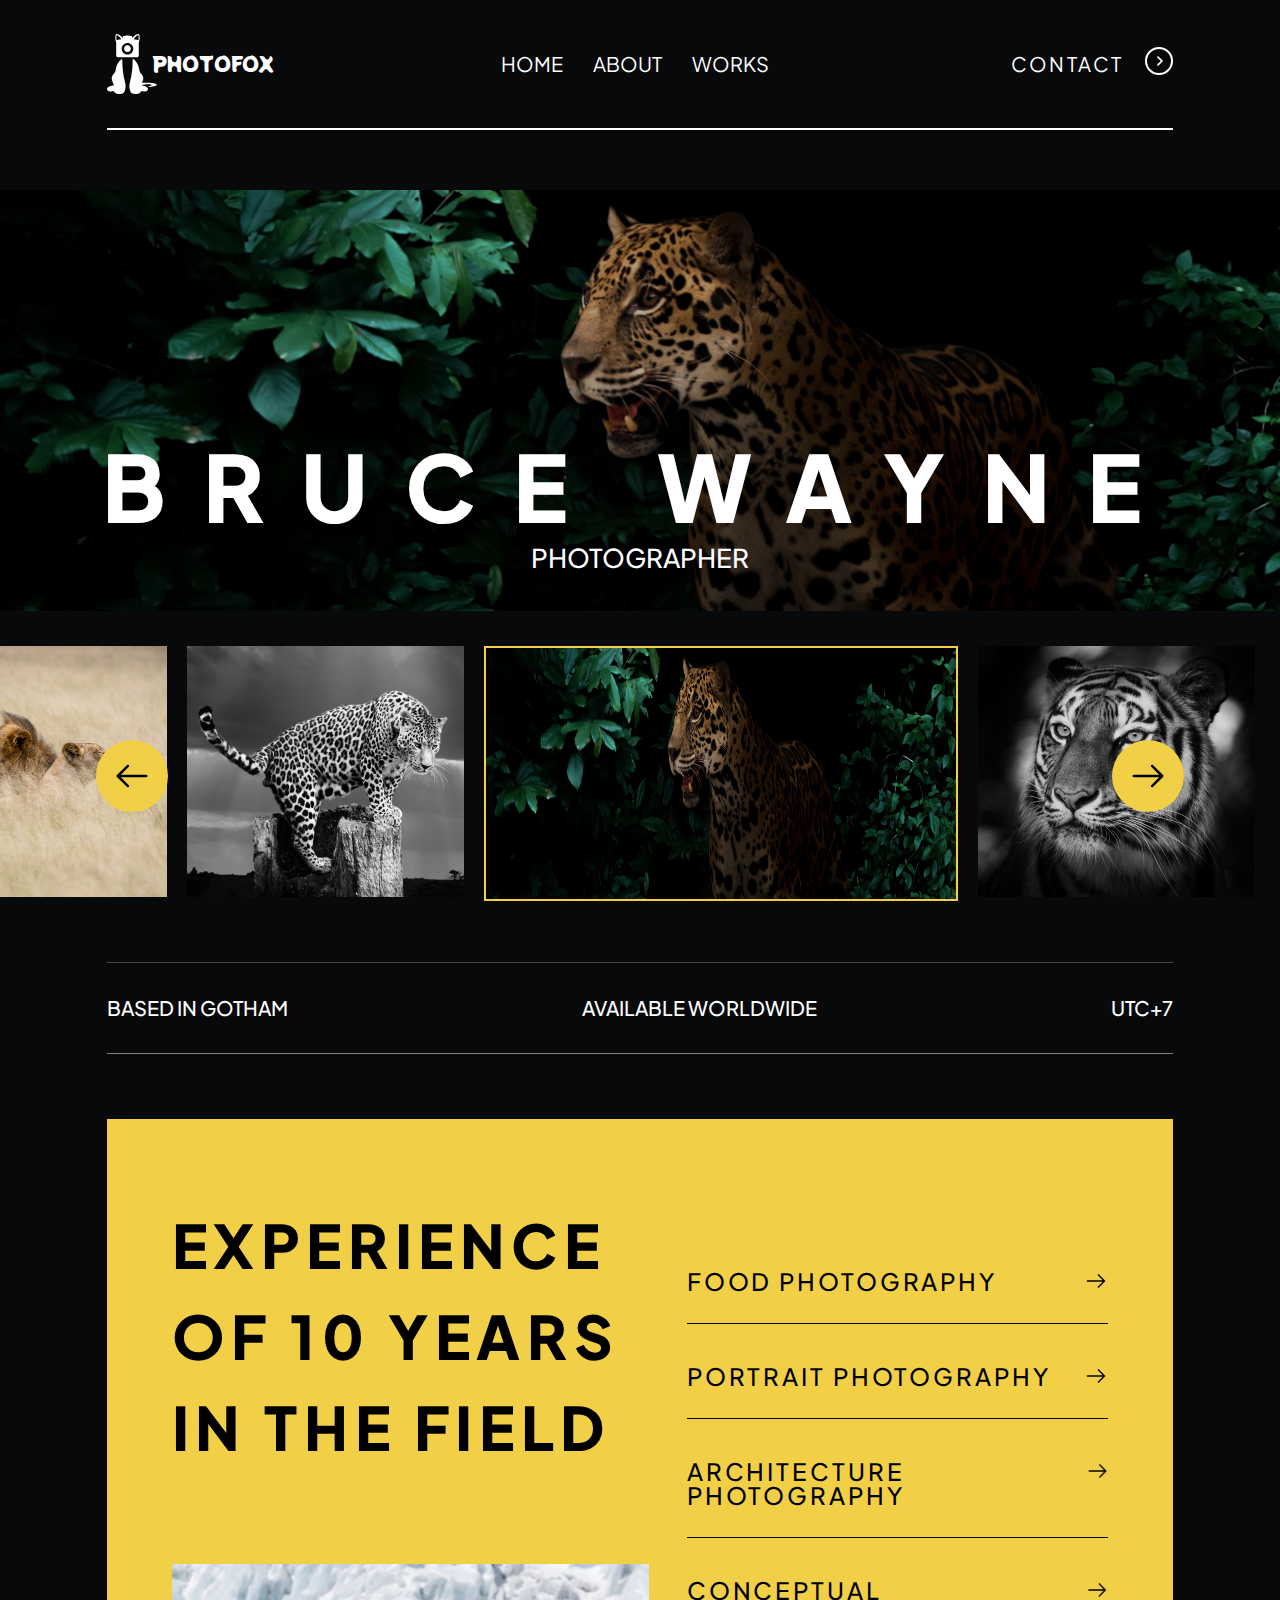
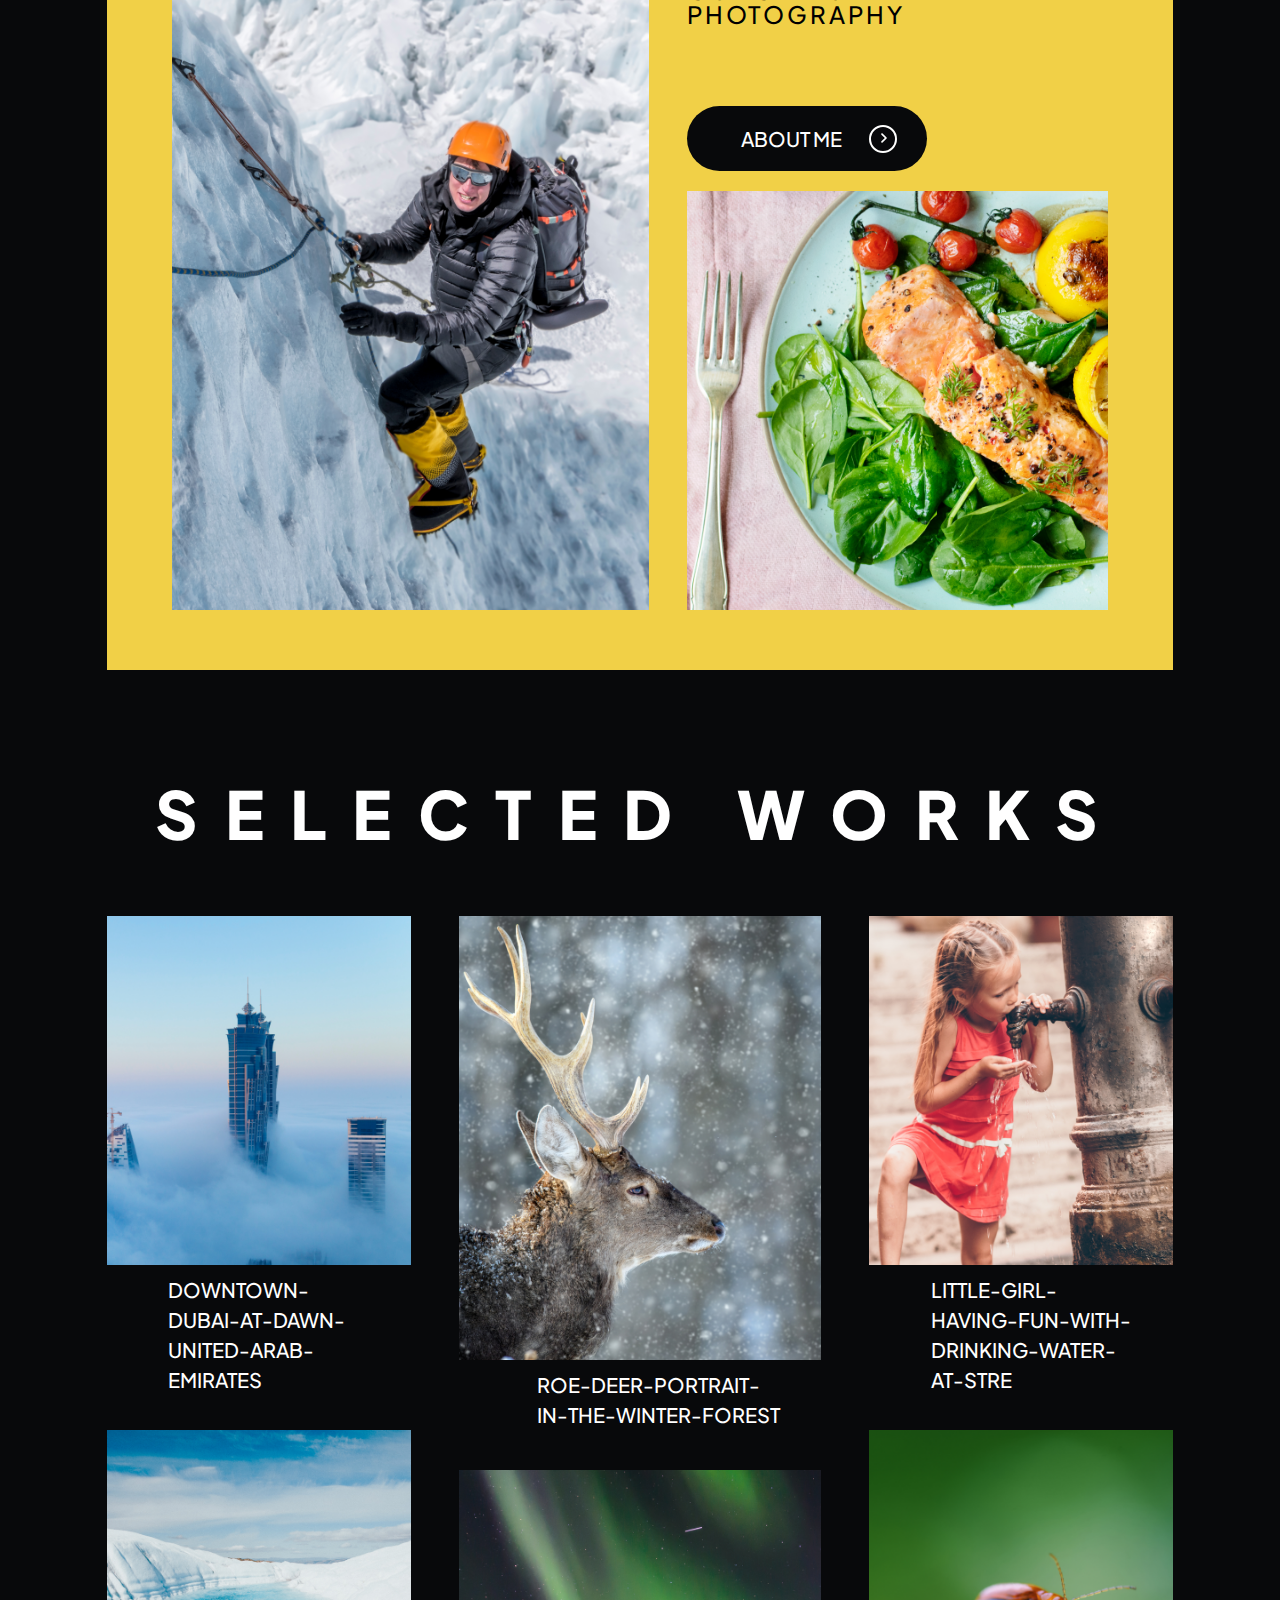
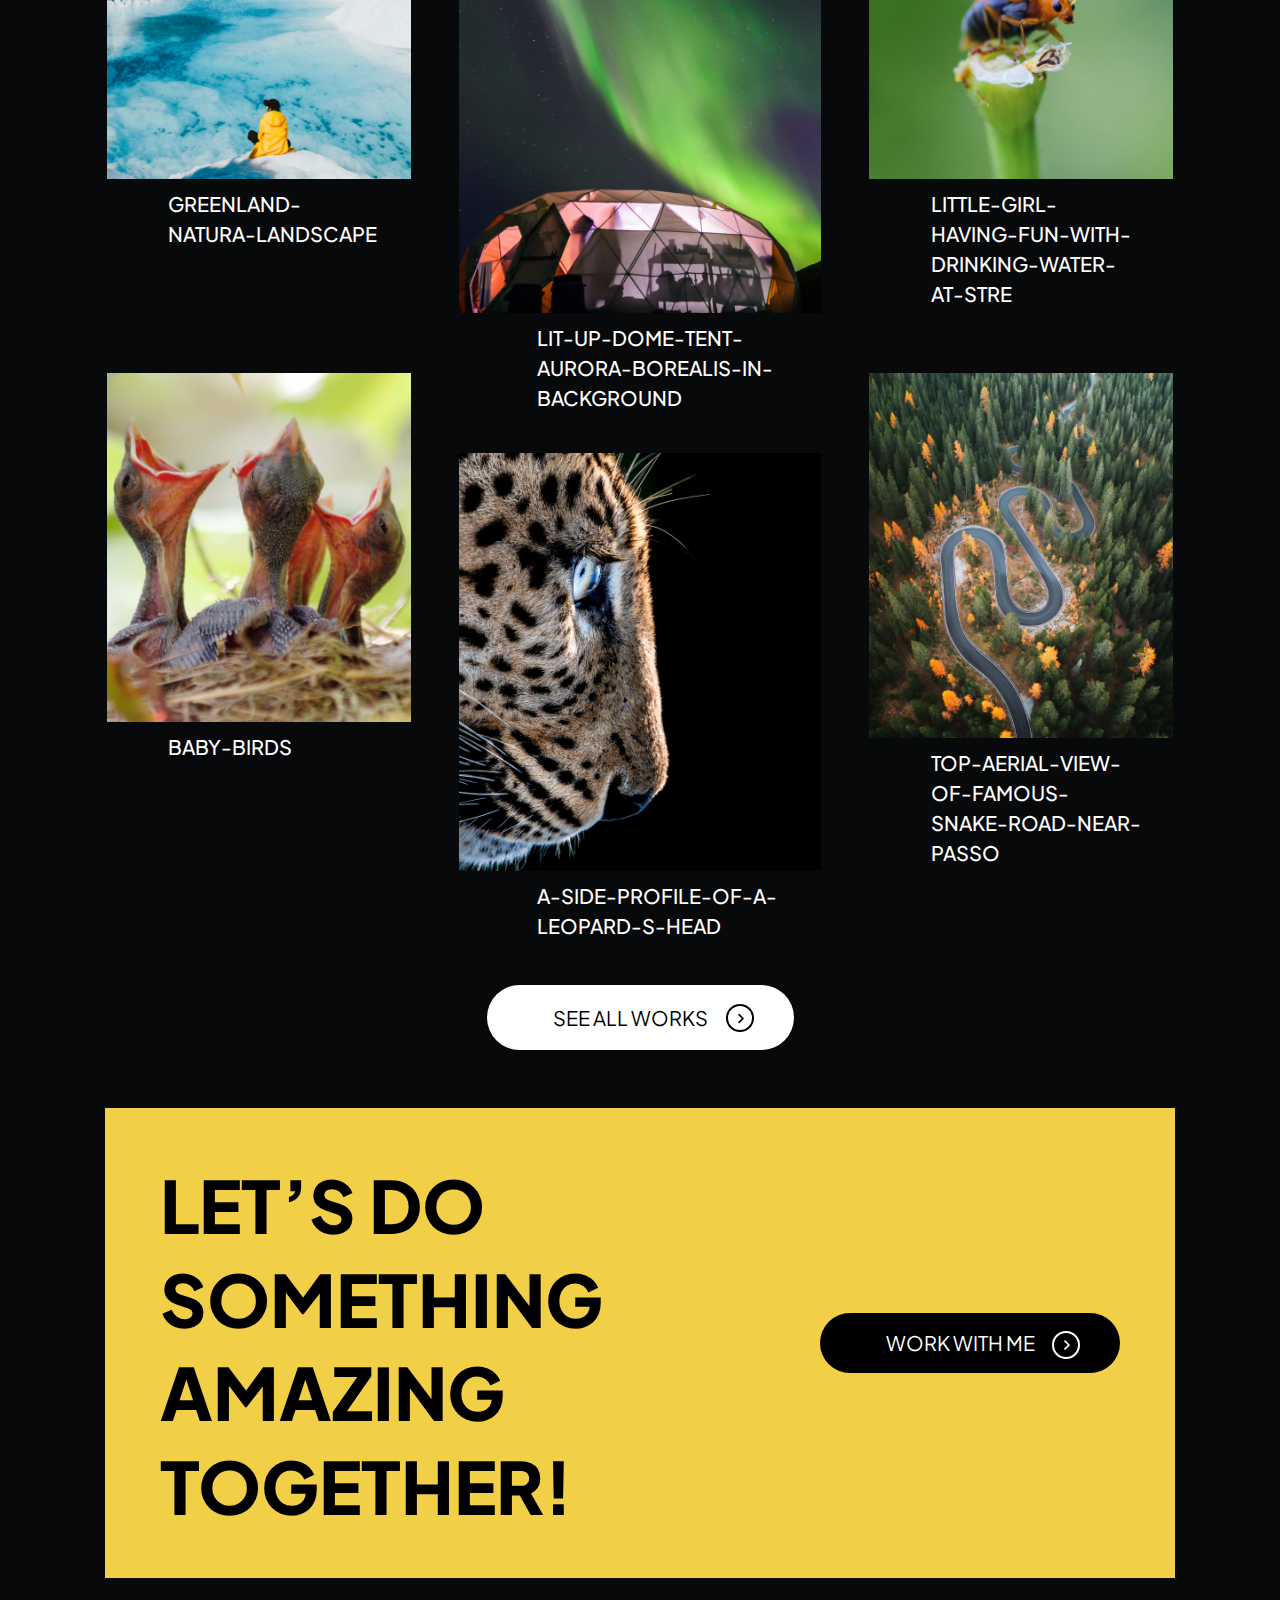
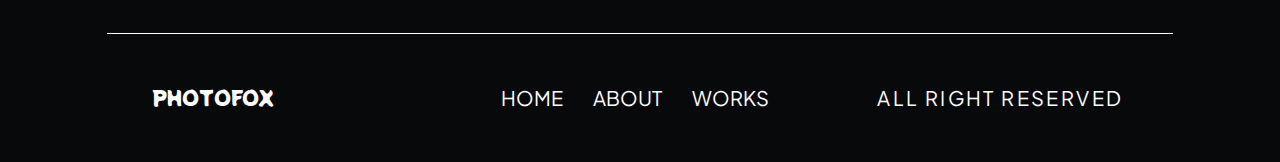
<file: index.html>
<!DOCTYPE html>
<html>

<head>

	<link rel="stylesheet" type="text/css" href="css/style.css">	
	<link rel="preconnect" href="https://fonts.googleapis.com">
	<link rel="preconnect" href="https://fonts.gstatic.com" crossorigin>
	<link href="https://fonts.googleapis.com/css2?family=Inter:wght@400;700&family=Plus+Jakarta+Sans:wght@400;500;600;700;800&family=Potta+One&display=swap" rel="stylesheet">
	<title>Photograph</title>
	<meta http-equiv="Content-type" content="text/html;charset=UTF-8">
	<meta name="viewport" content="width=device-width, initial-scale=1.0, shrink-to-fit=no">

</head>

	<body class="body">
		<div class="wrapper">
			<div class="container container-header">
				<header id="header" class="header">
					<div class="logo"><a href="#">PHOTOFOX</a></div>
					<nav class="menu-body">
						<ul>
							<li><a href="#">HOME</a></li>
							<li><a href="#">ABOUT</a></li>
							<li><a href="#">WORKS</a></li>

							<li><a href="#">CONTACT</a></li>
						</ul>
					</nav>
					<div class="menu-burger">
						<span></span>
						<span></span>
						<span></span>
					</div>
				</header>
			</div>
			<main>
				<section>
					<div class="flex-wrapper">
						<div class="slider">
							<img alt="" src="img/slider-jaguar.png">
							<h1>BRUCE WAYNE</h1>
							<span>PHOTOGRAPHER</span>
						</div>
						<div class="slider-wrapper">
							<div class="slide">
								<img class="" src="img/silder-lion.png" alt="">
							</div>
							<div class="slide">
								<img class="" src="img/slider-leopard.png" alt="">
							</div>
							<div class="slide active">
								<img class="" src="img/slider-jaguar.png" alt="">
							</div>
							<div class="slide">
								<img class="" src="img/slider-tiger.png" alt="">
							</div>
						</div>					
							<div class="btn-prev"></div>
							<div class="btn-next"></div>
					</div>
				</section>

				<section>
					<div class="container">
						<div class="based">
							<span>BASED IN GOTHAM</span>
							<span>AVAILABLE WORLDWIDE</span>
							<span>UTC+7</span>
						</div>
						<div class="sort">
							<div class="sort__left">
								<h2>Experience of 10 years in the field</h2>
								<img src="img/snow_montain.png" alt="">
							</div>
							<div class="sort__right">
								<ul class="sort__decides">
									<li>FOOD PHOTOGRAPHY</li>
									<li>PORTRAIT PHOTOGRAPHY</li>
									<li>ARCHITECTURE PHOTOGRAPHY</li>
									<li>CONCEPTUAL PHOTOGRAPHY</li>
								</ul>
								<div class="sort__btn">
									<a href="#">ABOUT ME</a>
								</div>
								<img src="img/fish_food.png" alt="">
							</div>
						</div>
					</div>
				</section>
				<section>
					<div class="works-container">
						<h3>Selected Works</h3>
						<div class="works">

							<div class="works_1">
								<div class="work">
									<img src="img/downtown-dubai.png" alt="">
									<span>downtown-dubai-at-dawn-united-arab-emirates</span>
								</div>
								<div class="work">
									<img src="img/roe-deer.png" alt="">
									<span>roe-deer-portrait-in-the-winter-forest</span>
								</div>
								<div class="work">
									<img src="img/little-girl.png" alt="">
									<span>little-girl-having-fun-with-drinking-water-at-stre</span>
								</div>
							</div>

							<div class="works_2">

								<div class="work">
									<img src="img/greenland-natura.png" alt="">
									<span>greenland-natura-landscape</span>
								</div>
								<div class="work">
									<img src="img/lit-up-dome-tent-aurora-borealis-in-background.png" alt="">
									<span>lit-up-dome-tent-aurora-borealis-in-background</span>
								</div>
								<div class="work">
									<img src="img/a-little-orange-bug.png" alt="">
									<span>little-girl-having-fun-with-drinking-water-at-stre</span>
								</div>
							</div>
			
							<div class="works_3">
								<div class="work">
									<img src="img/baby-birds.png" alt="">
									<span>baby-birds</span>
								</div>
								<div class="work">
									<img src="img/a-side-profile-of-a-leopard.png" alt="">
									<span>a-side-profile-of-a-leopard-s-head</span>
								</div>
								<div class="work">
									<img src="img/top-aerial-view-of-famous-snake-road-near-passo.png" alt="">
									<span>top-aerial-view-of-famous-snake-road-near-passo</span>
								</div>								
							</div>
							<div class="works__btn">
								<a href="#">SEE ALL WORKS</a>
							</div>
						</div>
				</section>	
				<section>
					<div class="lets">
						<h4>Let’s do something amazing together!</h4>
						<div class="lets__btn">
							<a href="">WORK WITH ME</a>
						</div>
					</div>
				</section>			
			</main>
			<div class="container container-footer">
				<footer class="footer">
					<div class="logo"><a href="#">PHOTOFOX</a></div>
					<nav class="menu-body">
						<ul>
							<li><a>HOME</a></li>
							<li><a>ABOUT</a></li>
							<li><a>WORKS</a></li>
			
							<li><a>ALL RIGHT RESERVED</a></li>
						</ul>
					</nav>
				</footer>
			</div>
		</div>
		<script src="js/script.js"></script>
	</body>

</html>
</file>
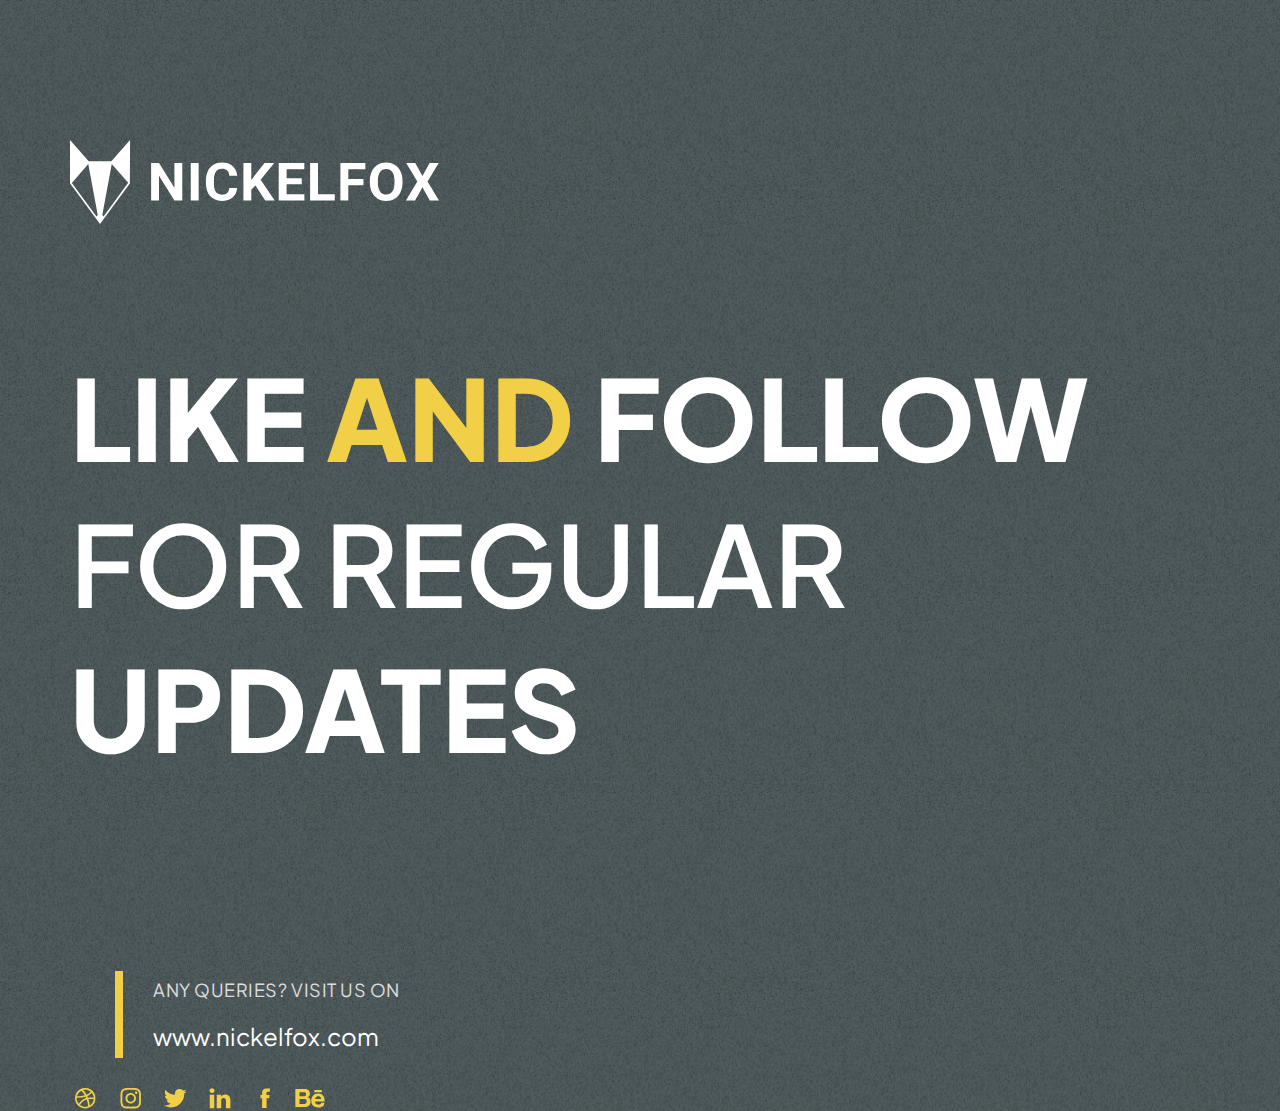
<file: contact.html>
<!DOCTYPE html>
<html>

<head>

	<link rel="stylesheet" type="text/css" href="css/style.css">	
	<link rel="preconnect" href="https://fonts.googleapis.com">
	<link rel="preconnect" href="https://fonts.gstatic.com" crossorigin>
	<link href="https://fonts.googleapis.com/css2?family=Inter:wght@400;700&family=Plus+Jakarta+Sans:wght@400;500;600;700;800&family=Potta+One&display=swap" rel="stylesheet">
	<title>Contact</title>
	<meta http-equiv="Content-type" content="text/html;charset=UTF-8">
	<meta name="viewport" content="width=device-width, initial-scale=1.0, shrink-to-fit=no">

</head>

	<body class="body-contact">
		<div class="wrapper-contact">	
		<div class="logo-contact">
			<img src="img/logo-contact2.svg" alt="">
			<img src="img/logo-contact.svg" alt="">
		</div>
		<h1>
			<span>LIKE <span>AND</span> FOLLOW</span>
			FOR REGULAR
			<span>UPDATES</span>
		</h1>
		<div class="link">
			<span>Any Queries? Visit us on</span>
			<span>www.nickelfox.com</span>
		</div>
		<br>
		<ul class="media">
			<li></li>
			<li></li>
			<li></li>
			<li></li>
			<li></li>
			<li></li>
		</ul>
		</div>
		<script src="js/script.js"></script>
	</body>

</html>
</file>
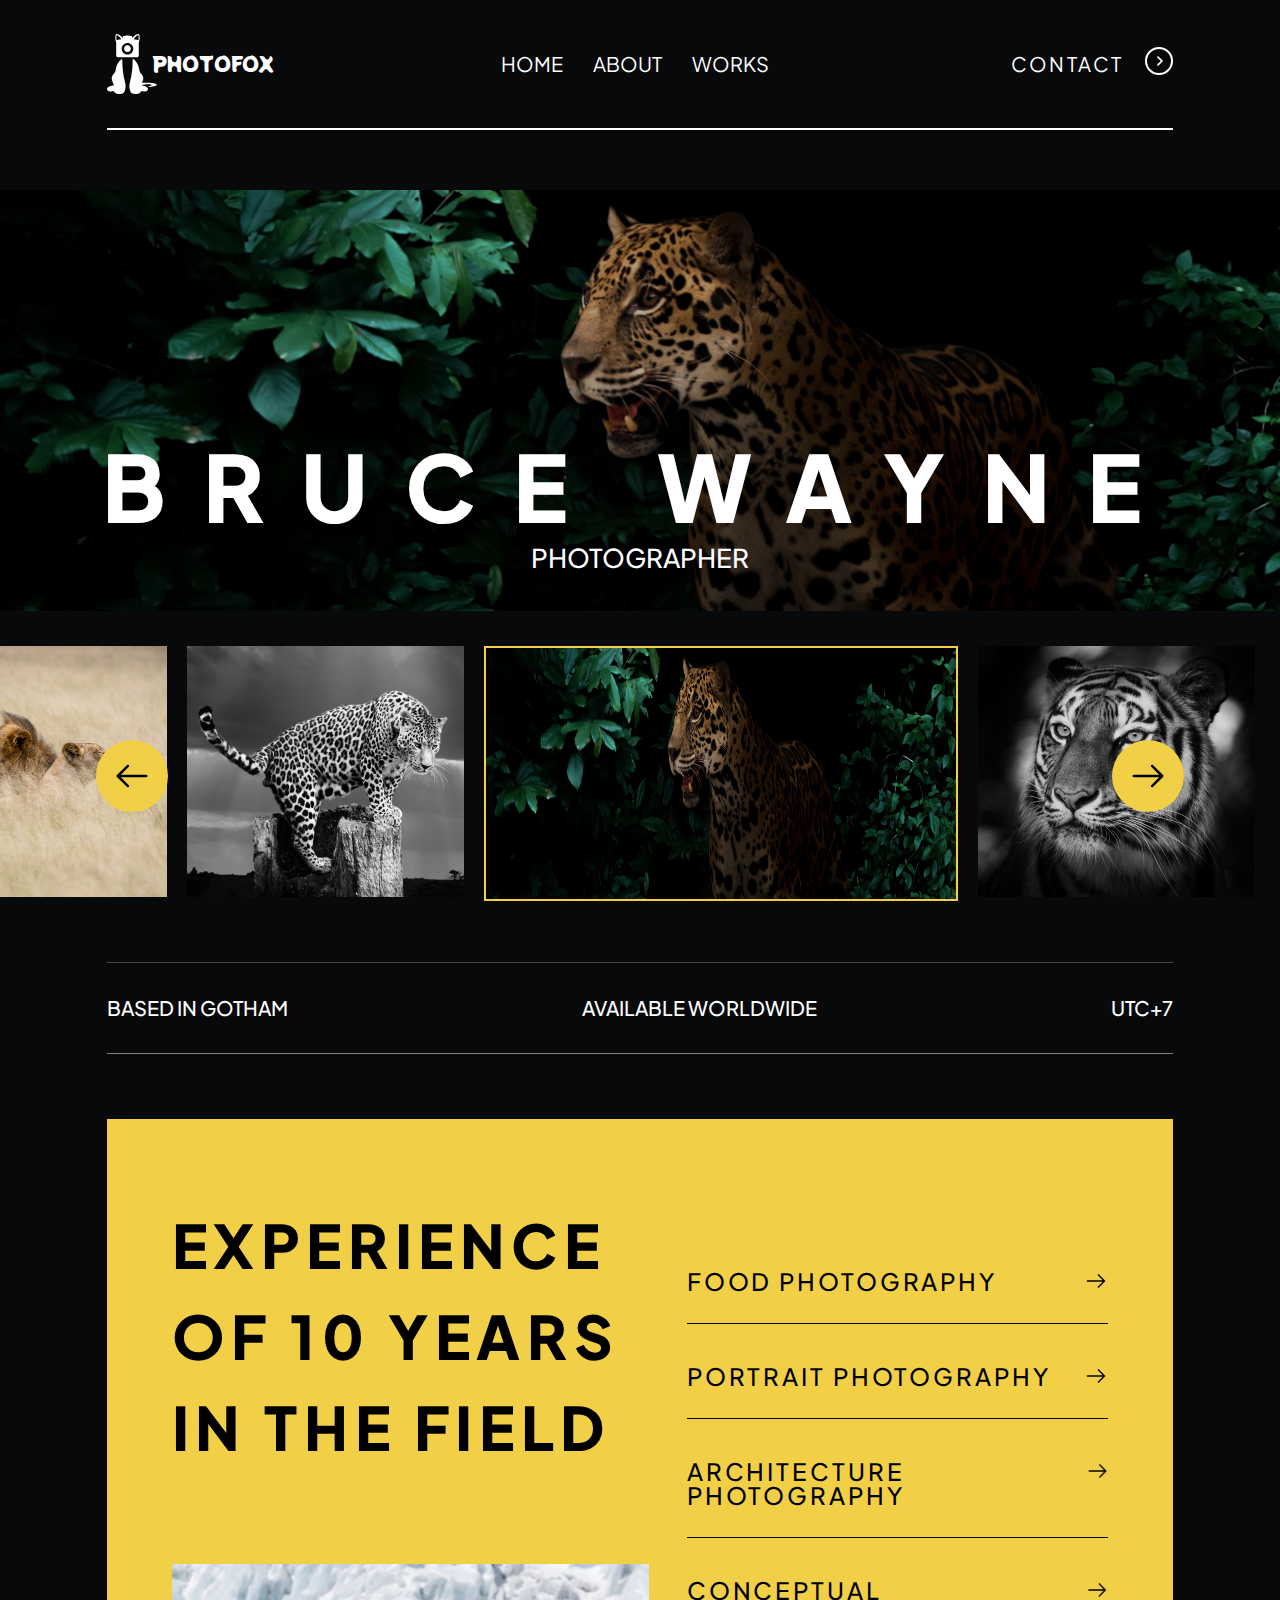
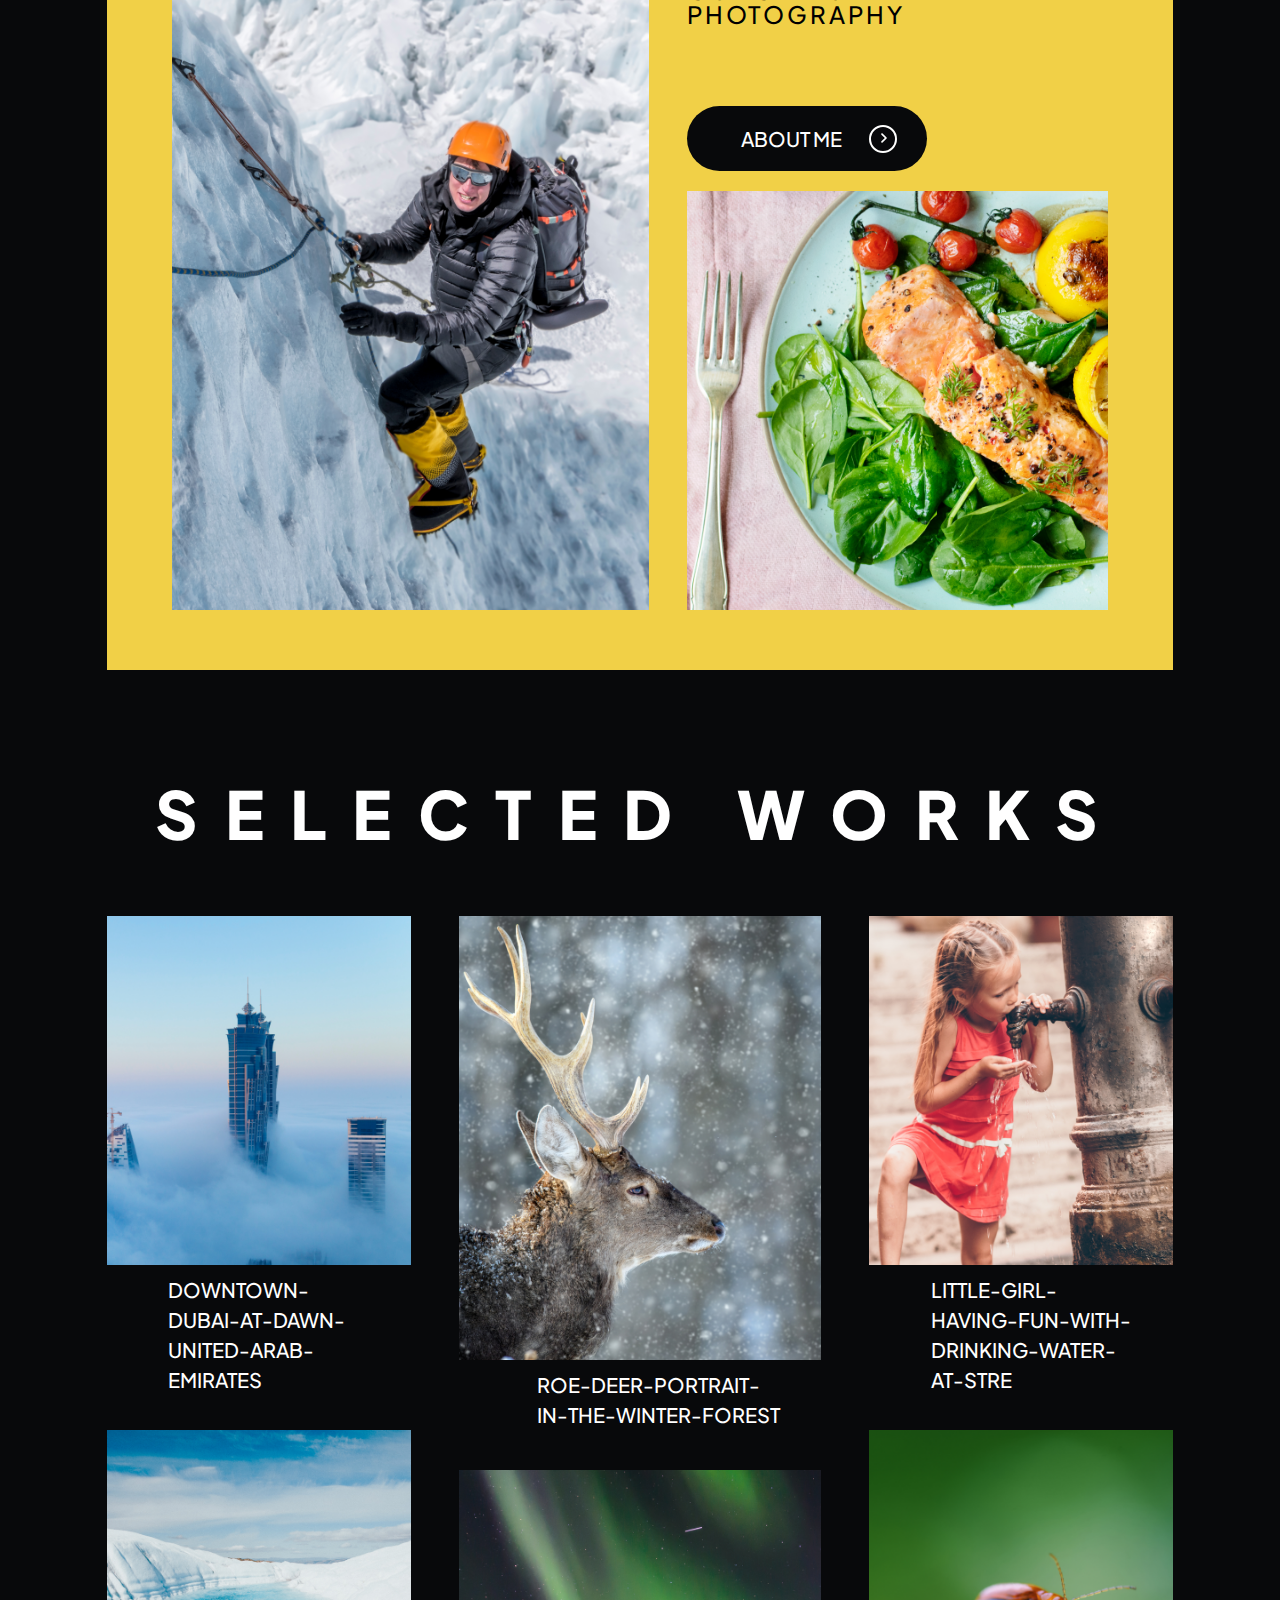
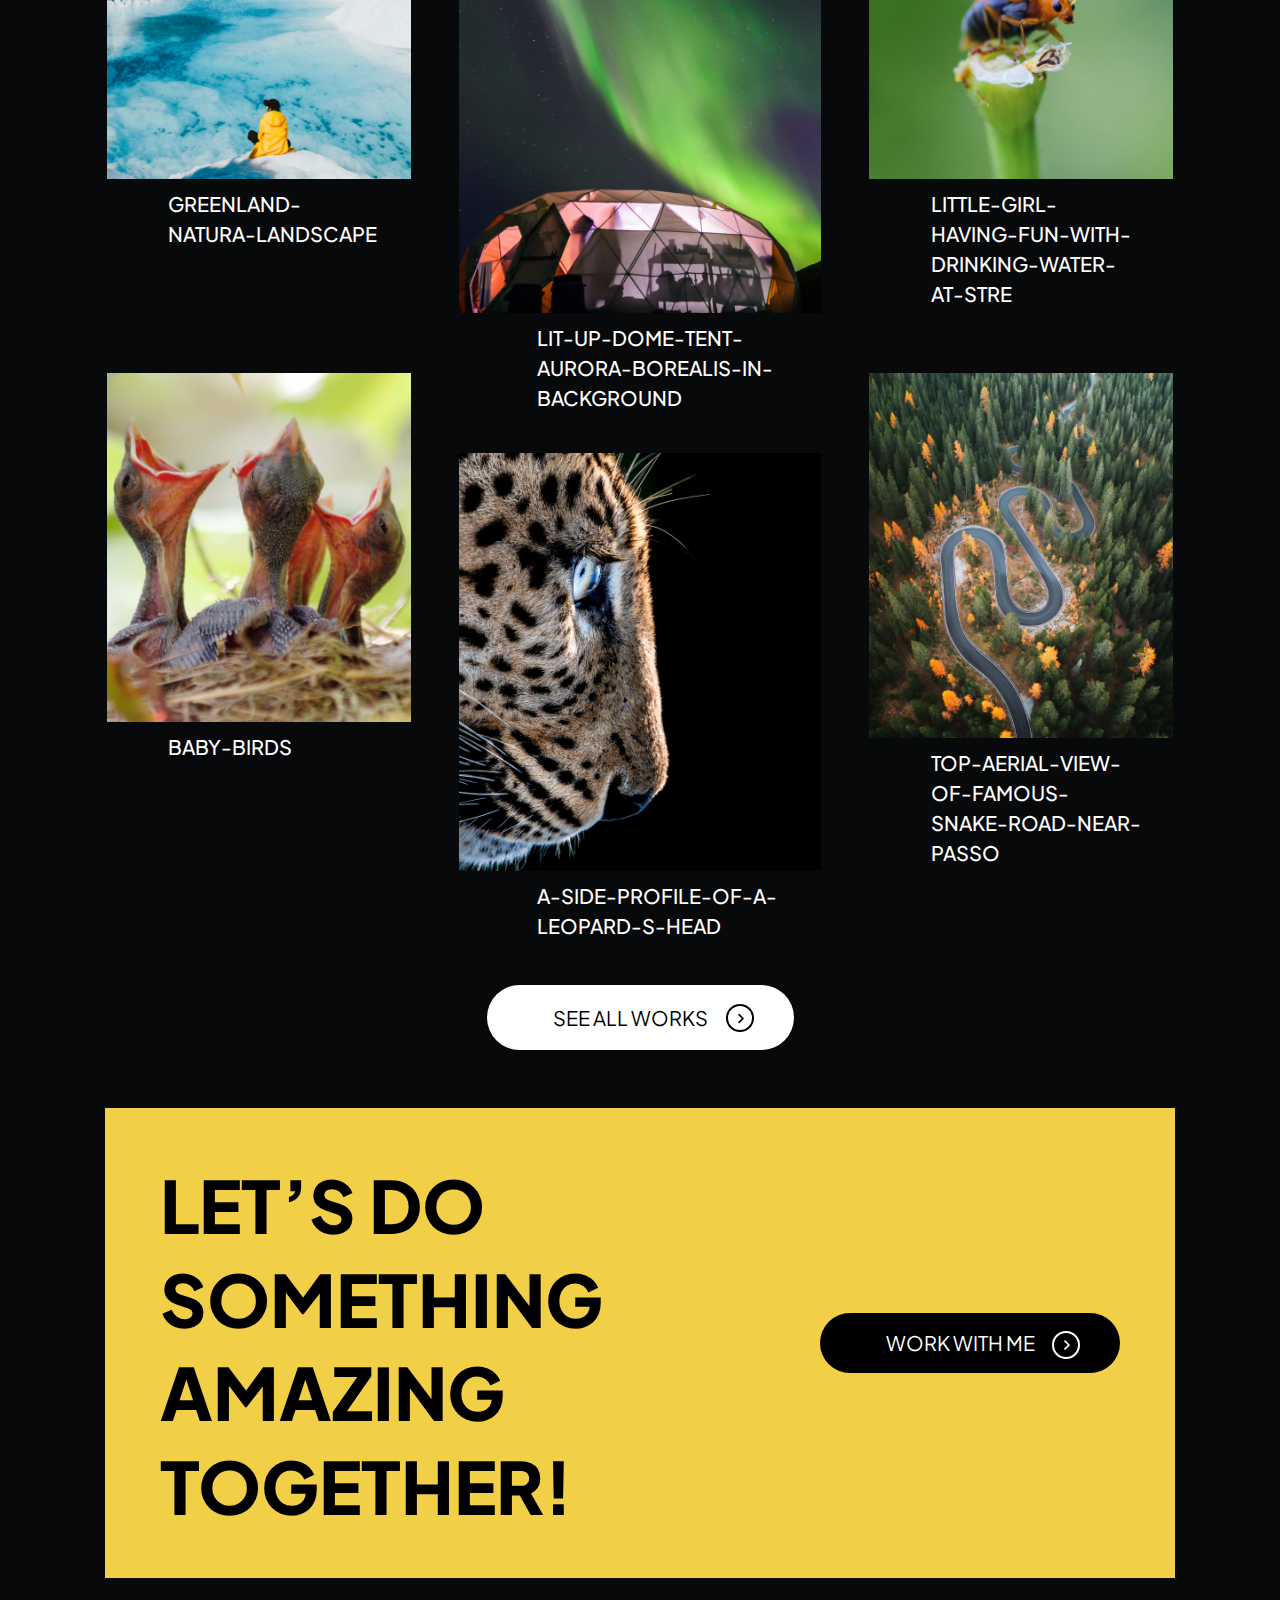
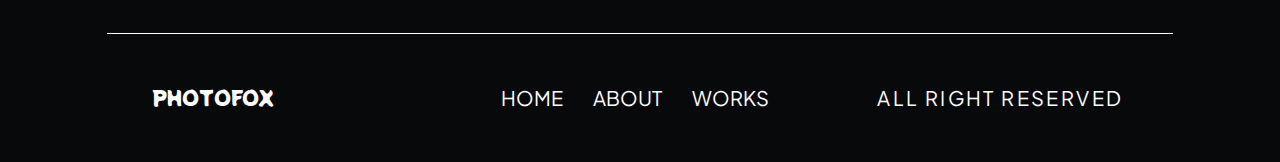
<file: Potograph.html>
<!DOCTYPE html>
<html>

<head>

	<link rel="stylesheet" type="text/css" href="css/style.css">	
	<link rel="preconnect" href="https://fonts.googleapis.com">
	<link rel="preconnect" href="https://fonts.gstatic.com" crossorigin>
	<link href="https://fonts.googleapis.com/css2?family=Inter:wght@400;700&family=Plus+Jakarta+Sans:wght@400;500;600;700;800&family=Potta+One&display=swap" rel="stylesheet">
	<title>Photograph</title>
	<meta http-equiv="Content-type" content="text/html;charset=UTF-8">
	<meta name="viewport" content="width=device-width, initial-scale=1.0, shrink-to-fit=no">

</head>

	<body class="body">
		<div class="wrapper">
			<div class="container container-header">
				<header id="header" class="header">
					<div class="logo"><a href="#">PHOTOFOX</a></div>
					<nav class="menu-body">
						<ul>
							<li><a href="#">HOME</a></li>
							<li><a href="#">ABOUT</a></li>
							<li><a href="#">WORKS</a></li>

							<li><a href="#">CONTACT</a></li>
						</ul>
					</nav>
					<div class="menu-burger">
						<span></span>
						<span></span>
						<span></span>
					</div>
				</header>
			</div>
			<main>
				<section>
					<div class="flex-wrapper">
						<div class="slider">
							<img alt="" src="img/slider-jaguar.png">
							<h1>BRUCE WAYNE</h1>
							<span>PHOTOGRAPHER</span>
						</div>
						<div class="slider-wrapper">
							<div class="slide">
								<img class="" src="img/silder-lion.png" alt="">
							</div>
							<div class="slide">
								<img class="" src="img/slider-leopard.png" alt="">
							</div>
							<div class="slide active">
								<img class="" src="img/slider-jaguar.png" alt="">
							</div>
							<div class="slide">
								<img class="" src="img/slider-tiger.png" alt="">
							</div>
						</div>					
							<div class="btn-prev"></div>
							<div class="btn-next"></div>
					</div>
				</section>

				<section>
					<div class="container">
						<div class="based">
							<span>BASED IN GOTHAM</span>
							<span>AVAILABLE WORLDWIDE</span>
							<span>UTC+7</span>
						</div>
						<div class="sort">
							<div class="sort__left">
								<h2>Experience of 10 years in the field</h2>
								<img src="img/snow_montain.png" alt="">
							</div>
							<div class="sort__right">
								<ul class="sort__decides">
									<li>FOOD PHOTOGRAPHY</li>
									<li>PORTRAIT PHOTOGRAPHY</li>
									<li>ARCHITECTURE PHOTOGRAPHY</li>
									<li>CONCEPTUAL PHOTOGRAPHY</li>
								</ul>
								<div class="sort__btn">
									<a href="#">ABOUT ME</a>
								</div>
								<img src="img/fish_food.png" alt="">
							</div>
						</div>
					</div>
				</section>
				<section>
					<div class="works-container">
						<h3>Selected Works</h3>
						<div class="works">

							<div class="works_1">
								<div class="work">
									<img src="img/downtown-dubai.png" alt="">
									<span>downtown-dubai-at-dawn-united-arab-emirates</span>
								</div>
								<div class="work">
									<img src="img/roe-deer.png" alt="">
									<span>roe-deer-portrait-in-the-winter-forest</span>
								</div>
								<div class="work">
									<img src="img/little-girl.png" alt="">
									<span>little-girl-having-fun-with-drinking-water-at-stre</span>
								</div>
							</div>

							<div class="works_2">

								<div class="work">
									<img src="img/greenland-natura.png" alt="">
									<span>greenland-natura-landscape</span>
								</div>
								<div class="work">
									<img src="img/lit-up-dome-tent-aurora-borealis-in-background.png" alt="">
									<span>lit-up-dome-tent-aurora-borealis-in-background</span>
								</div>
								<div class="work">
									<img src="img/a-little-orange-bug.png" alt="">
									<span>little-girl-having-fun-with-drinking-water-at-stre</span>
								</div>
							</div>
			
							<div class="works_3">
								<div class="work">
									<img src="img/baby-birds.png" alt="">
									<span>baby-birds</span>
								</div>
								<div class="work">
									<img src="img/a-side-profile-of-a-leopard.png" alt="">
									<span>a-side-profile-of-a-leopard-s-head</span>
								</div>
								<div class="work">
									<img src="img/top-aerial-view-of-famous-snake-road-near-passo.png" alt="">
									<span>top-aerial-view-of-famous-snake-road-near-passo</span>
								</div>								
							</div>
							<div class="works__btn">
								<a href="#">SEE ALL WORKS</a>
							</div>
						</div>
				</section>	
				<section>
					<div class="lets">
						<h4>Let’s do something amazing together!</h4>
						<div class="lets__btn">
							<a href="">WORK WITH ME</a>
						</div>
					</div>
				</section>			
			</main>
			<div class="container container-footer">
				<footer class="footer">
					<div class="logo"><a href="#">PHOTOFOX</a></div>
					<nav class="menu-body">
						<ul>
							<li><a>HOME</a></li>
							<li><a>ABOUT</a></li>
							<li><a>WORKS</a></li>
			
							<li><a>ALL RIGHT RESERVED</a></li>
						</ul>
					</nav>
				</footer>
			</div>
		</div>
		<script src="js/script.js"></script>
	</body>

</html>
</file>
<file: css/style.css>
*{padding: 0;margin: 0;border: 0;}

:focus,:active{outline: none;}
a:focus,a:active{outline: none;}
nav,footer,header,aside{display: block;}
html,body{color: #fff;height:100%;width:100%;font-size:100%;line-height:1;font-size:20px;-ms-text-size-adjust:100%;-moz-text-size-adjust:100%;-webkit-text-size-adjust:100%;font-family: 'Plus Jakarta Sans', sans-serif;}
input,button,textarea{font-family: 'Plus Jakarta Sans', sans-serif;}
input::-ms-clear{display: none;}
button{cursor: pointer;}
button::-moz-focus-inner{padding:0;border:0;}
a,a:visited{text-decoration: none;}
a:hover{text-decoration: none;}
ul li{list-style: none;}
img{vertical-align: top;}
h1,h2,h3,h4,h5,h6{font-size:inherit;font-weight: inherit;}
a:-webkit-any-link {color: #fff;}
.body{
	background-color: #08090b;
}
.wrapper {
	width: 1440px;
	margin: 0 auto;
	overflow: hidden;
	min-height: 500%;
	
}
.container{
	width: 83.333%;
	margin: 0 auto;
	display: flex;
	flex-direction: column;
	justify-content: center;
}
.container-header{
	border-bottom: 2px solid #fff;	
	height: 128px;
}
.header{
	display: flex;
	flex-direction: row;
	justify-content: space-between;
}
.header ul{
	display: flex;
	flex-direction: row;
	justify-content: start;
}
.header li{
	margin-right: 30px;
	font-weight: 400;
}
.header li:hover{
	font-weight: 700;
}
.header li:nth-child(4){
	margin-left: auto;
	margin-right: 0;
	padding-right: 50px;
	position: relative;
	font-weight: 400;
	letter-spacing: 0.12em;
}
.header li:last-child:before{
	position: absolute;
	top: -7px;
	right: 0px;
	height: 24px;
	width: 24px;
	display: block;
	border: 2px solid #fff;
	border-radius: 50%;
	background-color: #08080b;
	background-image: url(../img/header__conact.svg);
	background-repeat: no-repeat;
	background-size: 8px;
	background-position: 55% 50%;
	content: "";
}
.header li:last-child:hover{
	opacity: 0.7;
}
.logo {
	position: relative;
}
.logo a{
	font-family: 'Potta One', cursive;
	font-size: 20px;
	padding-left: 45px;
	color: #fff;
}
.logo:before{
	position: absolute;
	top: -20px;
	left: 0;
	height: 60px;
	width: 50px;
	display: block;
	background-image: url(../img/logo.svg);
	background-repeat: no-repeat;
	background-size: cover;
	background-position: 50% 50%;
	content: "";
}
.menu-body{
	width: 63%;
}
.menu-burger{
	width: 50px;
	height: 35px;
	display: none;
	flex-direction: column;
	justify-content: space-between;
}
.menu-burger span{
	width: 100%;
	height: 17%;
	background-color: rgb(255, 255, 255);
	border-radius: 10px;
	margin-left: auto;
}
.menu-burger span:nth-child(1){
	width: 90%;
}
.menu-burger span:nth-child(2){
	width: 75%;
}
.flex-wrapper {
	margin-top: 60px;
	position: relative;
	padding-bottom: 100px;
}
.slider{
	position: relative;
	height: 421px;
	text-align: center;
}
.slider img{
	height: 100%;	

}
.slider h1{
	text-align: center;
	width: 90%;
	position: absolute;
	bottom: 80px;
	left: 5%;
	font-size: 461%;
	font-weight: 800;
	letter-spacing: 0.4em;

}
.slider span{
	text-align: center;
	display: inline-block;
	width: 30%;
	position: absolute;
	bottom: 40px;
	left: 35%;
	font-size: 26px;
	font-weight: 500;

}
.slider-wrapper	{	
	display: inline-flex;
	flex-direction: row;
	position: relative;	
	right: 120px;	
	transition: .2s;
	margin-bottom: 44;
}
.slide {
	display: inline-block;
	height: 251px;
}
.slide img{
	height: 100%;
	margin: 35px 10px 50px 10px;
}
.slide:nth-child(3) img{
	width: 470px;
}
.slide.active img{
	border: 2px solid #F1D047;
}
.btn-prev {
	z-index: 1;
	width: 72px;
	height: 72px;
	border-radius: 50%;
	background-color: #F1D047;
	background-image: url(../img/arrow.svg);
	background-repeat: no-repeat;
	background-position: 50% 50%;
	position: relative;
	transform: scaleX(-1);
	position: absolute;
	bottom: 150px;
	left: 7.5%;
}
.btn-next {
	margin-right: auto;
	z-index: 1;
	width: 72px;
	height: 72px;
	border-radius: 50%;
	background-color: #F1D047;
	background-image: url(../img/arrow.svg);
	background-repeat: no-repeat;
	background-position: 50% 50%;
	position: absolute;
	bottom: 150px;
	right: 7.5%;
}
.btn-prev:hover {
	background-color: #F1D070;
	transition: .1s;	
}
.btn-next:hover {
	background-color: #F1D070;	
	transition: .1s;	
}
.based {
	display: flex;
	flex-direction: row;
	justify-content: space-between;
	height: 90px;
	line-height: 90px;
	border-bottom: 1px solid #7e7f80;
	border-top: 1px solid #454648;
	font-weight: 500;
	margin-bottom: 65px;
}
.sort {
	display: flex;
	flex-direction: row;
	justify-content: space-between;
	padding: 80px 65px 60px 65px;
	background-color: #f1d047;
	margin-bottom: 110px;
}
.sort__left {
	width: 51%;
	display: flex;
	flex-direction: column;
	justify-content: space-between;
}
.sort__left h2{
	font-size: 360%;
	font-weight: 800;
	color: #000;
	text-transform: uppercase;
	line-height: 91px;
	letter-spacing: 0.11em;
	margin-bottom: 35px;
}
.sort__right {
	width: 45%;
	display: flex;
	flex-direction: column;
	justify-content: space-between;
}
.sort__decides {
	margin-top: 30px;
	margin-bottom: 50px;
}
.sort__decides li{
	display: flex;	
	flex-direction: row;
	justify-content: space-between;	
	color: #000;
	font-size: 24px;
	font-weight: 500;
	padding-top: 40px;
	padding-bottom: 30px;
	border-bottom: 1px solid #000;
	letter-spacing: 0.12em;
}
.sort__decides li:after{
	display: block;	
	width: 24px;	
	height: 24px;	
	background-image: url(../img/sort-after.png);
	background-position: 50% 50%;
	background-repeat: 	no-repeat;
	content: "";
}
.sort__decides li:last-child{
	border-bottom: none;
}
.sort__btn {
	text-align: center;
	display: inline-block;	
	width: 150px;		
	border-radius: 56px;	
	background-color: #08090B;
	line-height: 1.5;
	position: relative;
	padding-right: 60px;
	padding-left: 30px;
	padding-top: 17.5px;
	padding-bottom: 17.5px;
	margin-bottom: 20px;
}
.sort__btn a{	
	font-size: 20px;
	font-weight: 500;
}
.sort__btn a:last-child:before{
	position: absolute;
	top: calc(50% - 14px);
	right: 30px;
	height: 24px;
	width: 24px;
	display: block;
	border: 2px solid #fff;
	border-radius: 50%;
	background-color: #08080b;
	background-image: url(../img/header__conact.svg);
	background-repeat: no-repeat;
	background-size: 8px;
	background-position: 55% 50%;
	content: "";
}
.works-container {
	width: 83.333%;	
	margin: 0 auto;	
}
.works-container h3{
	margin-bottom: 70px;
	font-size: 72px;
	font-weight: 800;
	text-align: center;
	letter-spacing: 0.4em;
	text-transform: uppercase;
}
.works{
	position: relative;
	padding-bottom: 240px;
}
.works_1 {
	display: inline-flex;
	flex-direction: row;
	justify-content: space-between;	
	width: 100%;	

}
.work:first-child{
	width: 28.5%;		
}

.work:last-child{
	width: 28.5%;	

}
.works_1>.work:nth-child(2){
	top: 0px;
}
.work:nth-child(2){
	width: 34%;	

}
.work:nth-child(2){	
	position: relative;
	top: 40px;
}
.works_3>.work:nth-child(2){	
	position: relative;
	top: 80px;
}
.work{
	text-align: center;	
	display: inline-flex;	
	flex-direction: column;
	position: relative;
}
.work span{
	position: relative;
}
.work:nth-child(2) span:before{
	content:'';
	position: absolute;
	left: -85px;
	top: 0;
}
.work span:before{
	content:'';
	position: absolute;
	left: -75px;
	top: 0;
}

	

.work span{
	margin-left: auto;
	margin-right: 30px;
	margin-top: 10px;	
	text-align: left;
	width: 70%;
	font-size: 20px;
	font-weight: 500;
	text-transform: uppercase;
	line-height: 1.5em;	
}
.works_2 {
	display: inline-flex;
	flex-direction: row;
	justify-content: space-between;	
	width: 100%;	
}
.works_3 {
	display: inline-flex;
	flex-direction: row;
	justify-content: space-between;	
	width: 100%;
}
.works__btn{	
	display: inline;
	position: relative;
	position: absolute;	
	left: calc(50% - 152.925px);
	bottom: 80px;
}
.works__btn a{
	padding: 20px 86px 20px 66px;
	border-radius: 60px;
	background-color: #fff;
	color: #000;
	text-align: center;

}
.works__btn a:before{
	position: absolute;
	top: calc(50% - 14px);
	right: 40px;
	height: 24px;
	width: 24px;
	display: block;
	border: 2px solid #000;
	border-radius: 50%;
	background-color: #fff;
	background-image: url(../img/works__btn-before.svg);
	background-repeat: no-repeat;
	background-size: 8px;
	background-position: 55% 50%;
	content: "";
}
.lets{
	width: 75%;
	padding: 50px 55px 45px 55px;
	margin: 0 auto;
	background-color: #F1D047;
	display: flex;
	flex-direction: row;
	justify-content: space-between;
}
.lets h4{
	width: 71.4%;
	font-size: 72px;
	font-weight: 800;
	line-height: 1.3;
	text-transform: uppercase;
	color: #000;
}
.lets__btn{
	display: inline-block;
	height: 65px;
	position: relative;
	align-self: center;
}
.lets__btn a{
	display: inline-block;
	padding: 20px 20px 20px 0;
	width: 280px;	
	border-radius: 60px;
	background-color: #000;
	color: #fff;
	text-align: center;

}
.lets__btn a:before{
	position: absolute;
	top: calc(50% - 14px);
	right: 40px;
	height: 24px;
	width: 24px;
	display: block;
	border: 2px solid #fff;
	border-radius: 50%;
	background-color: #000;
	background-image: url(../img/header__conact.svg);
	background-repeat: no-repeat;
	background-size: 8px;
	background-position: 55% 50%;
	content: "";
}
.footer{
	display: flex;
	flex-direction: row;
	justify-content: space-between;
}
.footer>.logo:before{
	content: ;
	background-image: url();
	
}
.footer ul{
	display: flex;
	flex-direction: row;
	justify-content: start;
}
.footer li{
	margin-right: 30px;
	font-weight: 400;
}
.footer li:hover{
	font-weight: 700;
}
.footer li:nth-child(4){
	margin-left: auto;
	margin-right: 0;
	padding-right: 50px;
	position: relative;
	font-weight: 400;
	letter-spacing: 0.12em;
}
.footer li:last-child{
	text-transform: uppercase;
}
.footer li:last-child:hover{
	opacity: 0.7;
}
.container-footer{
	margin-top: 55px;
	border-top: 1px solid #fff;
	height: 128px;
}
.body-contact{
	background-color: #515c5e;
	background-image: url(../img/contact-bg.svg);
}
.wrapper-contact{
	width: 1600px;	
	margin-left: 70px;
}
.logo-contact {
	display: inline-flex;
	flex-direction: row;
	justify-content: center;
	margin-top: 140px;
	margin-bottom: 120px;	
}
.logo-contact img:first-child{
	margin-right: 20px;
}
.logo-contact img:last-child{
}
.body-contact h1{
	font-size: 112px;	
	font-weight: 600;	
	line-height: 1.3;	
	margin-bottom: 190px;
	width: 1160px;
}
.body-contact h1>span{	
	font-weight: 800;	
}
.body-contact h1>span>span{
	color: #F1D047;	
}
.link {
	display: inline-flex;
	flex-direction: column;
	border-left: 8px solid #F1D047;
	padding-left: 30px;
	margin-left: 45px;
}
.link span{
	margin-bottom: 25px;
	font-size: 24px;
}
.link span:last-child{
	margin-bottom: 10px;

}
.link span:first-child{
	letter-spacing: 0.03em;
	font-size: 18px;
	margin-top: 10px;
	opacity: 0.8;
	text-transform: uppercase;
}

.media {
	display: inline-flex;
	flex-direction: row;
	margin-top: 30px;
}
.media li{
	margin-right: 15px;
	width: 30px;
	height: 21px;
	background-repeat: no-repeat;
	background-position: 50% 50%;
}
.media li:nth-child(1){
	background-image: url(../img/bkt.svg);
}
.media li:nth-child(2){
	background-image: url(../img/inst.svg);
}

.media li:nth-child(3){
	background-image: url(../img/twr.svg);
}
.media li:nth-child(4){
	background-image: url(../img/in.svg);
}

.media li:nth-child(5){
	background-image: url(../img/fcb.svg);
}

.media li:nth-child(6){
	background-image: url(../img/be.svg);
}


.media li:last-child{
	margin-right: 0px;
}
@media (max-width: 1440px) {
.wrapper {
	width: 100%;
}
.sort__left h2 {
    font-size: 60px;

}
.works-container h3 {
    font-size: 66px;
}

}
@media (max-width: 1199px) {
.slider{
	position: relative;
	height: 341px;
	text-align: center;
}
.slider h1{
	text-align: center;
	width: 90%;
	position: absolute;
	bottom: 80px;
	left: 5%;
	font-size: 80px;
	font-weight: 800;
	letter-spacing: 0.4em;

}
.slider-wrapper {
    right: 20vw;
}
.sort__left h2{
	font-size: 48px;
	font-weight: 800;
	color: #000;
	text-transform: uppercase;
	line-height: 1.5;
	
	margin-bottom: 35px;
}
.works-container h3 {
    font-size: 54px;
}
.work span {
    font-size: 15px;
}
.lets h4 {
    width: 71.4%;
    font-size: 54px;
    font-weight: 800;
    line-height: 1.3;
    text-transform: uppercase;
    color: #000;
}
.header ul{
	display: flex;
	flex-direction: row;
	justify-content: end;
}
.header li:nth-child(4){
	margin-left: 15%;
	margin-right: 0;
	padding-right: 50px;
	position: relative;
	font-weight: 400;
	letter-spacing: 0.12em;
}
}
@media (max-width: 992px) {
.header ul {
    font-size: 16px;
}
.logo {
    transform: scale(0.8);
}
.slider{
	position: relative;
	height: 300px;
	text-align: center;
}
.slider-wrapper {
    right: 34vw;
}
.sort__left h2 {
    font-size: 36px;
}
.sort__btn {
    transform: scale(0.8);
}
.works-container h3 {
    font-size: 40px;
}
.work span {
    font-size: 13px;
}
.works__btn {
    transform: scale(0.8);
}
.lets h4 {
    font-size: 38px;
}
.lets__btn {
	transform: scale(0.7);
}
.footer ul {
    font-size: 16px;
}
.logo {
    transform: scale(0.8);
}
}
@media (max-width: 767.9px) {
.menu-burger {
    display: flex;	
}
.menu-burger.active{
	position: relative;
	position: fixed;
	left: 10%;
	top: 180px;
	z-index: 3;
}
.menu-burger.active span:nth-child(1){
	transform: rotate(-45deg);
	width: 100%;
}
.menu-burger.active span:nth-child(2){
	display: none;
}

.menu-burger.active span:nth-child(3){
	transform: rotate(45deg);
	position: absolute;
	top: 0;
	right: 0;
}

.logo.active{
	position: fixed;
	z-index: 3;
}
.menu-body{
	width: 100%;
    position: fixed;
    left: 0;
    height: 11%;
    padding: 2% 0 3% 0;
    min-height: 190px;
    display: flex;
    flex-direction: row;
    align-items: center;	
    align-self: center;	
    justify-content: end;	
    z-index: 2;
    background-color: rgb(8, 9, 11);
    top: -100vh;		
    transition: .2s;
}
.header.active>.menu-body {    
	top: 0;	
}
.header.active ul {
    display: flex;
    flex-direction: column;
    justify-content: space-between;	
    width: 50%;	
    height: 100%;
}

.header ul li:nth-child(4){
	display: inline-block;
	margin: 0;
	text-align: right;
}
.header ul li{
	text-align: right;
}
.slider{
	position: relative;
	height: 288px;
	text-align: center;
}
.slider h1 {
    font-size: 52px;
}
.slider span {
    left: 26%;
    font-size: 18px;
}
.slider img{
	height: 100%;		
	max-width: 180%;			
}
.slider-wrapper {
    right: 420px;
    transform: scale(0.8);
}
.based {
    line-height: 20px;
    align-items: center;
    font-size: 16px;
}
.based span:nth-child(2){
    margin: 0 15px;
}
.sort {
	display: flex;
	flex-direction: column;
	justify-content: space-between;
	padding: 26.5px 20px 20px 21px;
	background-color: #f1d047;
	margin-bottom: 110px;
}
.sort__left {
	width: 100%;
	display: flex;
	flex-direction: column;
	justify-content: space-between;
}
.sort__left h2{
	font-size: 18px;
}
.sort__right {
	width: 100%;
	display: flex;
	flex-direction: column;
	justify-content: space-between;
}
.sort__decides {
	margin-top: 30px;
	margin-bottom: 50px;
}
.sort__decides li{
	display: flex;	
	flex-direction: row;
	justify-content: space-between;	
	color: #000;
	font-size: 12px;
	font-weight: 500;
	padding-top: 40px;
	padding-bottom: 30px;
	border-bottom: 1px solid #000;
	letter-spacing: 0.12em;
}
.sort__decides li:after{
	display: block;	
	width: 16px;	
	height: 16px;	
	background-image: url(../img/sort-after.png);
	background-position: 50% 50%;
	background-repeat: 	no-repeat;
	background-size: cover;
	content: "";
}
.sort__decides li:last-child{
	border-bottom: none;
}
.sort__btn {
	text-align: center;
	display: inline-block;	
	width: 150px;		
	border-radius: 56px;	
	background-color: #08090B;
	line-height: 1.5;
	position: relative;
	padding-right: 60px;
	padding-left: 30px;
	padding-top: 17.5px;
	padding-bottom: 17.5px;
	margin-bottom: 20px;
	transform: scale(1);
}
.sort__btn a{	
	font-size: 20px;
	font-weight: 500;
}
.sort__btn a:last-child:before{
	position: absolute;
	top: calc(50% - 14px);
	right: 30px;
	height: 24px;
	width: 24px;
	display: block;
	border: 2px solid #fff;
	border-radius: 50%;
	background-color: #08080b;
	background-image: url(../img/header__conact.svg);
	background-repeat: no-repeat;
	background-size: 8px;
	background-position: 55% 50%;
	content: "";
}
.works {
    position: relative;
    padding-bottom: 110px;
}
.works-container h3 {
    font-size: 28px;
}
.work {
    margin: 0 auto;
    padding-bottom: 50px;
}
.work span{
	font-size: 18px;		
}
.works__btn {
	transform: scale(1);
	left: calc(50% - 126.5px);
}
.works__btn a {
	font-size: 18px;
    padding: 15px 65px 15px 50px;
    border-radius: 60px;
    background-color: rgb(255, 255, 255);
    color: rgb(0, 0, 0);
    text-align: center;
}
.works__btn a:before {
    position: absolute;
    top: calc(50% - 7px);
    right: 28px;
    height: 16px;
    width: 16px;
    display: block;
    border: 2px solid #000;
    border-radius: 50%;
    background-color: #fff;
    background-image: url(../img/works__btn-before.svg);
    background-repeat: no-repeat;
    background-size: 8px;
    background-position: 55% 50%;
    content: "";
}
.work:first-child{
	width: 100%;		
}
.work:last-child{
	width: 100%;
}
.work:nth-child(2){
	width: 100%;	
}
.work:nth-child(2){	
	top: 0px;
}
.works_3>.work:nth-child(2){	
	top: 0px;
}

.works_1 {
    flex-direction: column;
}
.works_2 {
    flex-direction: column;
}
.works_3 {
    flex-direction: column;
}
.lets {
    width: 75%;
    padding: 50px 55px 45px 55px;
    margin: 0 auto;
    background-color: #F1D047;
    display: flex;
    flex-direction: column;
    justify-content: space-between;
}
.lets__btn {
    margin-right: auto;
    margin-top: 25px;
    right: 40px;
}
}
</file>
